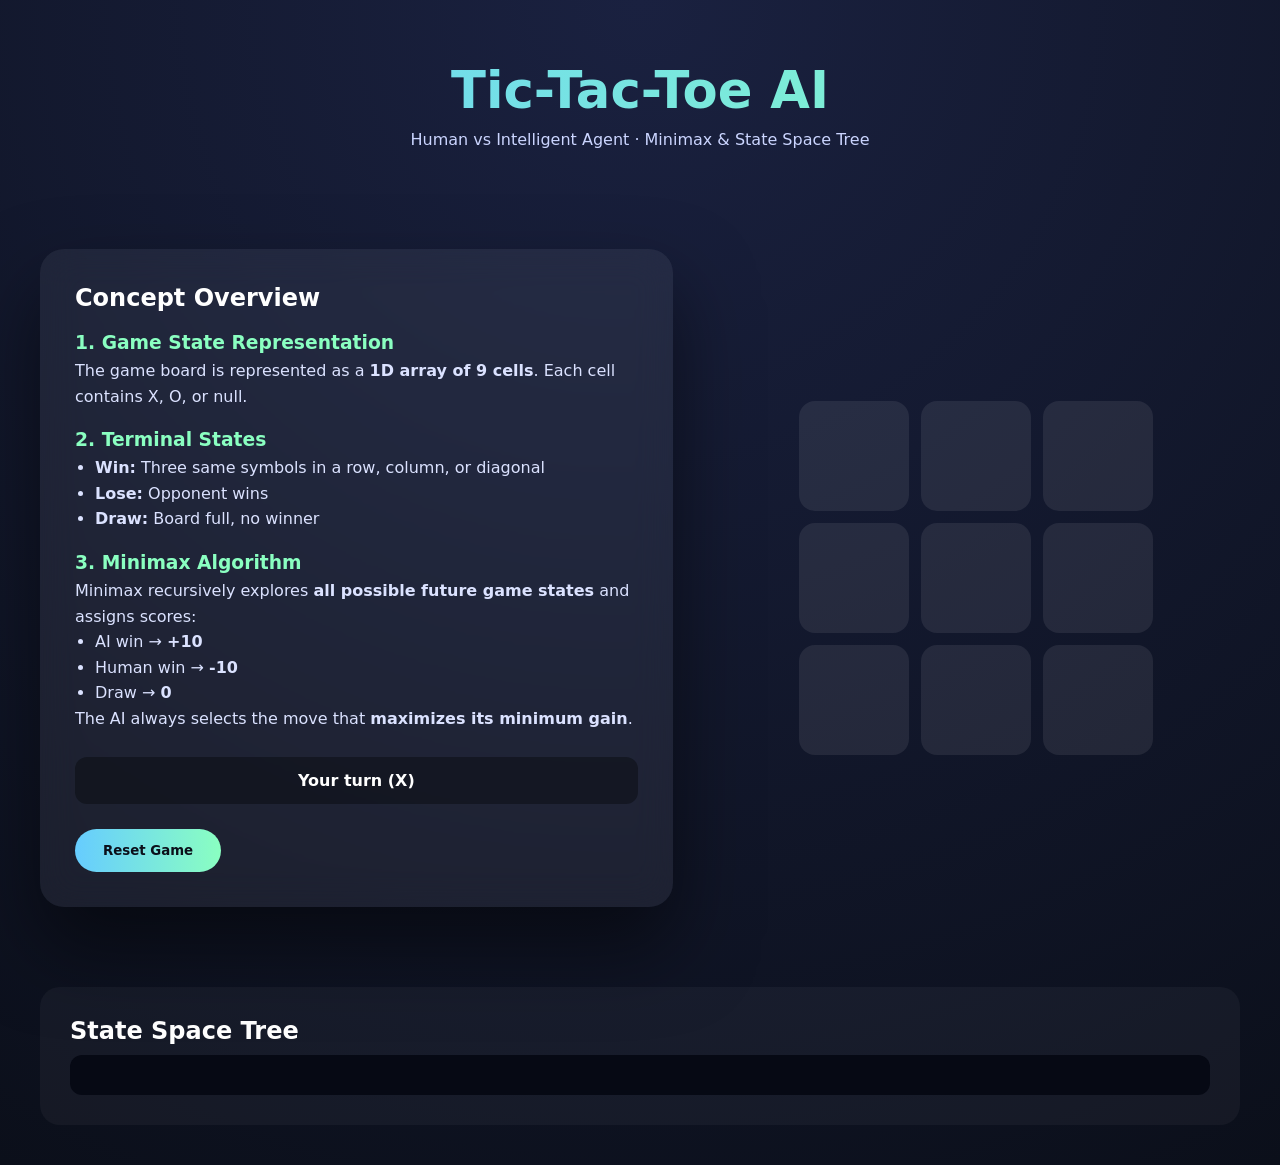
<file: Tic-Tac-Toe-Minimax/index.html>
<!DOCTYPE html>
<html lang="en">
<head>
  <meta charset="UTF-8" />
  <title>Tic-Tac-Toe AI | Minimax State Space Simulation</title>
  <meta name="viewport" content="width=device-width, initial-scale=1.0" />
  <link rel="stylesheet" href="style.css" />
</head>

<body>
  <header class="hero">
    <h1>Tic-Tac-Toe AI</h1>
    <p>Human vs Intelligent Agent · Minimax & State Space Tree</p>
  </header>

  <main class="container">

    <section class="info-panel">
      <h2>Concept Overview</h2>

      <div class="concept">
        <h3>1. Game State Representation</h3>
        <p>
          The game board is represented as a <strong>1D array of 9 cells</strong>.
          Each cell contains <code>X</code>, <code>O</code>, or <code>null</code>.
        </p>
      </div>

      <div class="concept">
        <h3>2. Terminal States</h3>
        <ul>
          <li><strong>Win:</strong> Three same symbols in a row, column, or diagonal</li>
          <li><strong>Lose:</strong> Opponent wins</li>
          <li><strong>Draw:</strong> Board full, no winner</li>
        </ul>
      </div>

      <div class="concept">
        <h3>3. Minimax Algorithm</h3>
        <p>
          Minimax recursively explores <strong>all possible future game states</strong>
          and assigns scores:
        </p>
        <ul>
          <li>AI win → <strong>+10</strong></li>
          <li>Human win → <strong>-10</strong></li>
          <li>Draw → <strong>0</strong></li>
        </ul>
        <p>
          The AI always selects the move that <strong>maximizes its minimum gain</strong>.
        </p>
      </div>

      <div id="status" class="status">
        Your turn (X)
      </div>

      <button onclick="resetGame()" class="btn">Reset Game</button>
    </section>

    <section class="game-panel">
      <div id="board" class="board"></div>
    </section>
  </main>


  <section class="tree-section">
    <h2>State Space Tree</h2>
    <pre id="treeOutput"></pre>
  </section>

  <script src="script.js"></script>
</body>
</html>
</file>
<file: Tic-Tac-Toe-Minimax/style.css>
* {
  margin: 0;
  padding: 0;
  box-sizing: border-box;
  font-family: "Inter", system-ui, sans-serif;
}

body {
  background: radial-gradient(circle at top, #1a2140, #0b0f1a);
  color: #fff;
  min-height: 100vh;
}
.hero {
  padding: 60px 20px;
  text-align: center;
}

.hero h1 {
  font-size: 3.2rem;
  background: linear-gradient(90deg, #6cf, #8affc1);
  -webkit-background-clip: text;
  -webkit-text-fill-color: transparent;
}

.hero p {
  margin-top: 10px;
  color: #cbd5ff;
}


.container {
  display: grid;
  grid-template-columns: 1.2fr 1fr;
  gap: 40px;
  padding: 40px;
}


.info-panel {
  background: rgba(255,255,255,0.06);
  backdrop-filter: blur(18px);
  border-radius: 24px;
  padding: 35px;
  box-shadow: 0 40px 80px rgba(0,0,0,0.5);
}

.info-panel h2 {
  margin-bottom: 20px;
}

.concept {
  margin-bottom: 20px;
}

.concept h3 {
  color: #8affc1;
  margin-bottom: 5px;
}

.concept p,
.concept ul {
  color: #dbe2ff;
  line-height: 1.6;
}

.concept ul {
  padding-left: 20px;
}

.status {
  margin-top: 25px;
  padding: 14px;
  text-align: center;
  border-radius: 12px;
  background: rgba(0,0,0,0.35);
  font-weight: bold;
}

.btn {
  margin-top: 25px;
  padding: 14px 28px;
  border-radius: 999px;
  border: none;
  background: linear-gradient(90deg, #6cf, #8affc1);
  color: #0b0f1a;
  font-weight: 700;
  cursor: pointer;
}


.game-panel {
  display: flex;
  justify-content: center;
  align-items: center;
}

.board {
  display: grid;
  grid-template-columns: repeat(3, 110px);
  gap: 12px;
}

.cell {
  width: 110px;
  height: 110px;
  background: rgba(255,255,255,0.08);
  border-radius: 16px;
  display: flex;
  align-items: center;
  justify-content: center;
  font-size: 3rem;
  cursor: pointer;
  transition: all 0.25s ease;
}

.cell:hover {
  transform: translateY(-4px);
  box-shadow: 0 15px 35px rgba(0,0,0,0.4);
}

.cell.X { color: #6cf; }
.cell.O { color: #8affc1; }


.tree-section {
  margin: 40px;
  padding: 30px;
  border-radius: 20px;
  background: rgba(255,255,255,0.04);
}

.tree-section h2 {
  margin-bottom: 10px;
}

.tree-section p {
  color: #cbd5ff;
  margin-bottom: 15px;
}

pre {
  max-height: 300px;
  overflow: auto;
  background: #060914;
  padding: 20px;
  border-radius: 12px;
  font-size: 0.85rem;
  color: #8affc1;
}
</file>
